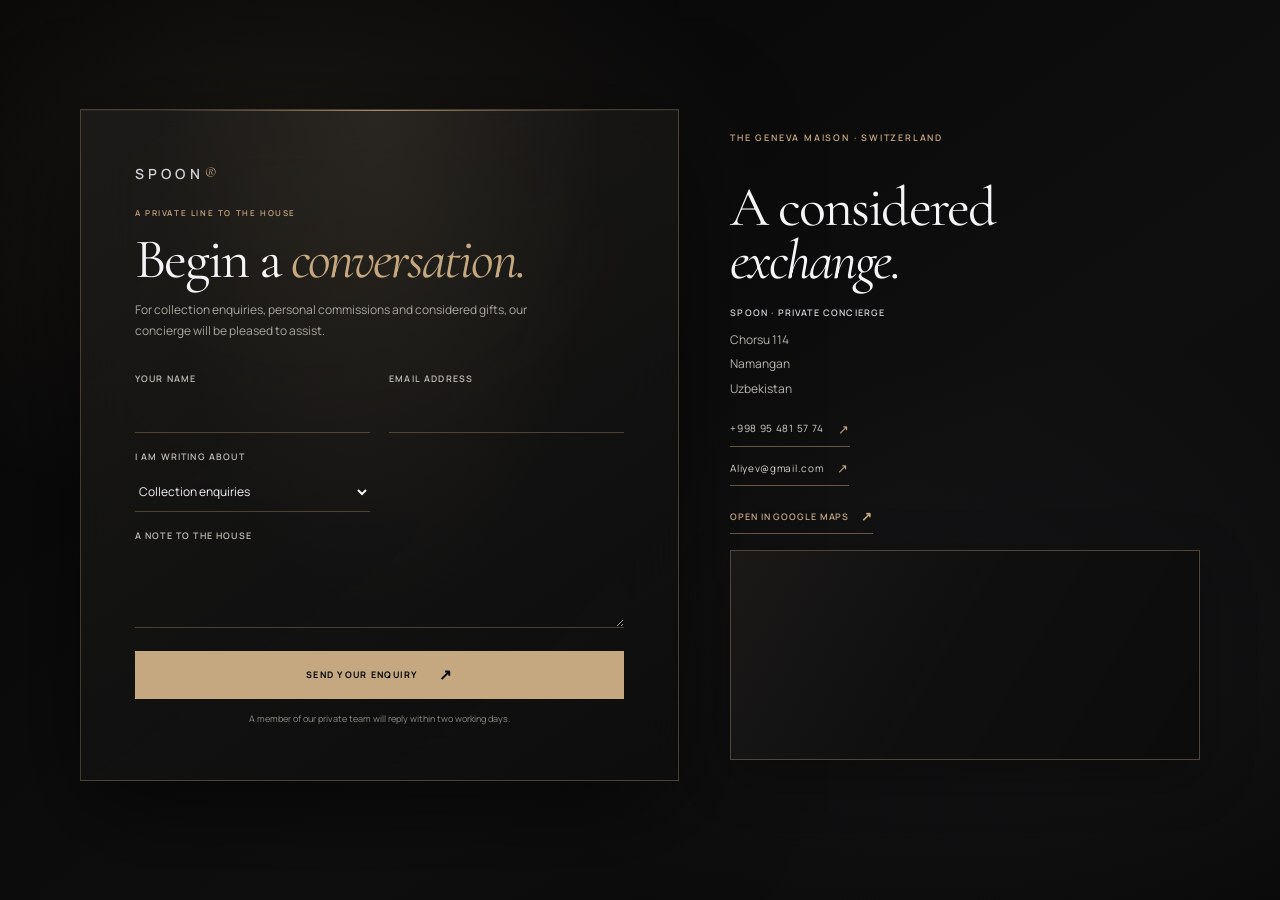
<file: contact.html>
<!DOCTYPE html>
<html lang="en">
  <head>
    <meta charset="utf-8" />
    <meta name="viewport" content="width=device-width, initial-scale=1" />
    <meta name="theme-color" content="#050505" />
    <meta
      name="description"
      content="A private line to the SPOON concierge in Geneva. For collection enquiries, commissions and considered gifts."
    />
    <title>Private — SPOON</title>
    <link rel="icon" href="icon.svg" type="image/svg+xml" />
    <link rel="preconnect" href="https://fonts.googleapis.com" />
    <link rel="preconnect" href="https://fonts.gstatic.com" crossorigin />
    <link
      href="https://fonts.googleapis.com/css2?family=Cormorant+Garamond:ital,wght@0,400;0,500;0,600;1,400;1,500&family=Manrope:wght@400;500;600;700&display=swap"
      rel="stylesheet"
    />
    <link rel="stylesheet" href="style.css" />
    <script src="script.js" defer></script>
  </head>
  <body class="portal-page">
    <main class="portal-layout">
      <form
        class="portal-form"
        action="mailto:concierge@spoon.house"
        method="post"
        enctype="text/plain"
      >
        <div class="portal-heading">
          <a class="brand portal-mark" href="index.html" aria-label="SPOON home"
            >SPOON<span>®</span></a
          >
          <p class="eyebrow">A private line to the house</p>
          <h1>Begin a <em>conversation.</em></h1>
          <p class="portal-intro">
            For collection enquiries, personal commissions and considered gifts,
            our concierge will be pleased to assist.
          </p>
        </div>
        <div class="portal-fields">
          <label for="guest-name"
            >Your name<input
              id="guest-name"
              name="name"
              autocomplete="name"
              required
          /></label>
          <label for="guest-email"
            >Email address<input
              id="guest-email"
              name="email"
              type="email"
              autocomplete="email"
              required
          /></label>
          <label for="inquiry-type"
            >I am writing about<select id="inquiry-type" name="enquiry">
              <option>Collection enquiries</option>
              <option>Personal commission</option>
              <option>A considered gift</option>
              <option>Care and restoration</option>
            </select></label
          >
          <label for="guest-message"
            >A note to the house<textarea
              id="guest-message"
              name="message"
              rows="3"
              required
            ></textarea>
          </label>
        </div>
        <button
          class="button button-primary portal-submit"
          type="submit"
          data-interactive
        >
          Send your enquiry <span>↗</span>
        </button>
        <p class="portal-note">
          A member of our private team will reply within two working days.
        </p>
      </form>

      <aside class="concierge-panel" aria-labelledby="concierge-title">
        <p class="concierge-heading">
          The Geneva maison <span>·</span> Switzerland
        </p>
        <h2 id="concierge-title">A considered<br /><em>exchange.</em></h2>
        <address class="concierge-address">
          <strong>SPOON · Private Concierge</strong>
          <span>Chorsu 114</span>
          <span>Namangan</span>
          <span>Uzbekistan</span>
        </address>
        <a class="liaison" href="tel:+998954815774"
          >+998 95 481 57 74 <span>↗</span></a
        >
        <a class="liaison" href="mailto:Aliyev@gmail.com"
          >Aliyev@gmail.com<span>↗</span></a
        >
        <a
          class="map-link"
          href="https://www.google.com/maps/search/?api=1&amp;query=Chorsu%20114%2C%20Namangan%2C%20Uzbekistan"
          target="_blank"
          rel="noopener noreferrer"
          >Open in Google Maps <span>↗</span></a
        >
        <figure class="map-frame">
          <iframe
            title="Google Maps location of the SPOON Geneva maison"
            src="https://www.google.com/maps?q=Rue%20du%20Rh%C3%B4ne%2014%2C%201204%20Gen%C3%A8ve%2C%20Switzerland&amp;z=16&amp;output=embed"
            loading="lazy"
            referrerpolicy="no-referrer-when-downgrade"
            allowfullscreen
          ></iframe>
        </figure>
      </aside>
    </main>
  </body>
</html>
</file>
<file: style.css>
:root {
  --velvet: #050505;
  --noir: #0d0d0d;
  --panel: #121212;
  --champagne: #c5a880;
  --silver: #d1d1d6;
  --white: #f5f5f7;
  --muted: #898982;
  --line: rgba(209, 209, 214, 0.15);
  --serif: "Cormorant Garamond", Georgia, serif;
  --sans: "Manrope", Arial, sans-serif;
  --gutter: clamp(22px, 4.2vw, 66px);
  --header: 72px;
}

* {
  box-sizing: border-box;
}
html {
  scroll-behavior: smooth;
  scroll-padding-top: calc(var(--header) + 14px);
}
body {
  margin: 0;
  background: var(--velvet);
  color: var(--white);
  font: 13px/1.7 var(--sans);
  -webkit-font-smoothing: antialiased;
}
img {
  display: block;
  width: 100%;
  height: 100%;
  object-fit: cover;
}
a {
  color: inherit;
  text-decoration: none;
}
button,
input,
select,
textarea {
  font: inherit;
}
button,
a {
  -webkit-tap-highlight-color: transparent;
}
::selection {
  background: var(--champagne);
  color: var(--velvet);
}

.site-header {
  position: sticky;
  z-index: 40;
  top: 0;
  display: grid;
  grid-template-columns: 1fr auto 1fr;
  align-items: center;
  height: var(--header);
  padding: 0 var(--gutter);
  border-bottom: 1px solid rgba(209, 209, 214, 0.09);
  background: rgba(5, 5, 5, 0.77);
  backdrop-filter: blur(19px);
  -webkit-backdrop-filter: blur(19px);
  transition: box-shadow 0.3s ease, border-color 0.3s ease;
}
.site-header.is-scrolled {
  border-color: rgba(197, 168, 128, 0.22);
  box-shadow: 0 9px 30px rgba(0, 0, 0, 0.32);
}
.brand {
  color: var(--silver);
  font-size: 16px;
  font-weight: 600;
  letter-spacing: 0.24em;
  line-height: 1;
  white-space: nowrap;
}
.brand sup {
  margin-left: 2px;
  color: var(--champagne);
  font-size: 7px;
  letter-spacing: 0;
  vertical-align: top;
}
.main-nav {
  display: flex;
  align-items: center;
  gap: clamp(22px, 3.5vw, 52px);
}
.main-nav a,
.header-link {
  color: #c3c1bc;
  font-size: 8px;
  letter-spacing: 0.15em;
  text-transform: uppercase;
  transition: color 0.25s ease;
}
.main-nav a:hover,
.header-link:hover {
  color: var(--champagne);
}
.header-link {
  justify-self: end;
  padding: 9px 0;
  border-bottom: 1px solid rgba(197, 168, 128, 0.5);
}
.header-link span {
  margin-left: 13px;
  color: var(--champagne);
}
.section-frame {
  max-width: 1640px;
  margin: 0 auto;
  padding-right: var(--gutter);
  padding-left: var(--gutter);
}
.eyebrow {
  margin: 0;
  color: var(--champagne);
  font-size: 8px;
  font-weight: 600;
  letter-spacing: 0.2em;
  line-height: 1.7;
  text-transform: uppercase;
}
.fine-rule {
  display: inline-block;
  width: 29px;
  height: 1px;
  margin-right: 12px;
  background: var(--champagne);
  vertical-align: middle;
}

.hero {
  display: grid;
  grid-template: 1fr auto / 0.9fr 1.1fr;
  align-items: center;
  gap: 20px 5vw;
  min-height: min(810px, calc(100svh - var(--header)));
  padding-top: 24px;
  padding-bottom: 19px;
  background: radial-gradient(
    ellipse at 77% 48%,
    rgba(54, 48, 39, 0.24),
    transparent 56%
  );
}
.hero-copy {
  align-self: center;
  padding: 20px 0 38px;
}
.hero h1 {
  margin: 30px 0 22px;
  font: 400 clamp(65px, 8vw, 116px) / 0.83 var(--serif);
  letter-spacing: -0.052em;
}
.hero h1 em,
.heritage-copy h2 em,
.collection h2 em,
.craft-copy h2 em,
.final-copy h2 em,
.portal-form h1 em {
  color: var(--champagne);
  font-weight: 400;
}
.hero-description {
  max-width: 365px;
  margin: 0;
  color: #a5a39e;
  font-size: 10px;
  line-height: 2;
}
.hero-copy > .button {
  margin-top: 32px;
}
.button {
  --move-x: 0px;
  --move-y: 0px;
  position: relative;
  isolation: isolate;
  display: inline-flex;
  align-items: center;
  justify-content: space-between;
  gap: 25px;
  min-height: 48px;
  padding: 0 19px;
  overflow: hidden;
  border: 1px solid transparent;
  cursor: pointer;
  transform: translate3d(var(--move-x), var(--move-y), 0);
  transition: transform 0.32s cubic-bezier(0.2, 0.7, 0.2, 1),
    background 0.32s ease, color 0.32s ease, letter-spacing 0.32s ease;
  font-size: 8px;
  font-weight: 700;
  letter-spacing: 0.14em;
  text-transform: uppercase;
}
.button-primary {
  background: var(--champagne);
  color: var(--velvet);
}
.button-primary:hover {
  transform: translate3d(var(--move-x), var(--move-y), 0) scale(1.018);
  background: #d5c1a3;
  letter-spacing: 0.19em;
}
.button > span {
  position: relative;
  z-index: 3;
  font-size: 15px;
  line-height: 1;
}
.button::before {
  position: absolute;
  z-index: 1;
  inset: -30% auto -30% -45%;
  width: 34%;
  transform: translate3d(-140%, 0, 0) skewX(-18deg);
  background: linear-gradient(
    90deg,
    transparent,
    rgba(245, 245, 247, 0.48),
    transparent
  );
  content: "";
  transition: transform 0.78s cubic-bezier(0.2, 0.7, 0.2, 1);
}
.button:hover::before {
  transform: translate3d(520%, 0, 0) skewX(-18deg);
}
.button::after {
  position: absolute;
  z-index: 2;
  top: var(--tap-y, 50%);
  left: var(--tap-x, 50%);
  width: 0;
  height: 0;
  transform: translate3d(-50%, -50%, 0);
  border-radius: 50%;
  background: rgba(245, 245, 247, 0.2);
  content: "";
  pointer-events: none;
}
.button.is-rippling::after {
  animation: ripple 0.66s ease-out forwards;
}
.button:active {
  transform: translate3d(var(--move-x), var(--move-y), 0) scale(0.985);
}
.button.is-focused {
  letter-spacing: 0.18em;
}
.button:focus-visible,
.main-nav a:focus-visible,
.header-link:focus-visible,
.text-link:focus-visible {
  outline: 1px solid var(--champagne);
  outline-offset: 5px;
}
.hero-note {
  display: flex;
  align-items: center;
  gap: 12px;
  margin-top: 38px;
  color: #777670;
  font-size: 7px;
  letter-spacing: 0.13em;
  text-transform: uppercase;
}
.hero-note i {
  width: 27px;
  height: 1px;
  background: var(--champagne);
}
.hero-visual {
  position: relative;
  justify-self: stretch;
  width: 100%;
  height: min(53vw, 480px);
  max-height: 480px;
  min-height: 310px;
  margin: 0;
  overflow: hidden;
  background: var(--noir);
  box-shadow: 0 20px 55px rgba(0, 0, 0, 0.5);
}
.hero-visual img {
  object-position: center 50%;
  filter: brightness(0.84) contrast(1.07) saturate(0.67);
  transition: transform 1s cubic-bezier(0.2, 0.65, 0.2, 1);
}
.hero-visual:hover img {
  transform: scale(1.025);
}
.hero-visual figcaption {
  position: absolute;
  right: 14px;
  bottom: 12px;
  left: 14px;
  display: flex;
  justify-content: space-between;
  color: #dfded9;
  font-size: 7px;
  letter-spacing: 0.14em;
  text-transform: uppercase;
}
.hero-seal {
  position: absolute;
  top: 14px;
  right: 15px;
  color: var(--white);
  font: italic 15px var(--serif);
}
.hero-foot {
  grid-column: 1 / -1;
  display: flex;
  align-items: center;
  justify-content: space-between;
  padding-top: 12px;
  border-top: 1px solid var(--line);
  color: #777670;
  font-size: 7px;
  letter-spacing: 0.13em;
  text-transform: uppercase;
}
.hero-foot a {
  color: #aaa8a1;
}
.hero-foot a span {
  margin-left: 12px;
  color: var(--champagne);
  font-size: 13px;
}

.section-top {
  display: flex;
  align-items: flex-start;
  justify-content: space-between;
}
.chapter {
  display: flex;
  align-items: center;
  gap: 12px;
  color: #a4a19a;
  font-size: 7px;
  letter-spacing: 0.15em;
  text-transform: uppercase;
}
.chapter > span:first-child {
  color: var(--champagne);
}
.chapter i {
  width: 27px;
  height: 1px;
  background: var(--champagne);
}
.section-top > .eyebrow {
  margin-top: 26px;
}
.heritage {
  padding-top: 75px;
  padding-bottom: 80px;
}
.heritage-grid {
  display: grid;
  grid-template-columns: 1.03fr 0.97fr;
  align-items: center;
  gap: 6.5vw;
  margin-top: 28px;
}
.heritage-visual {
  position: relative;
  width: 100%;
  height: min(36vw, 390px);
  max-height: 390px;
  min-height: 280px;
  margin: 0;
  overflow: hidden;
  background: var(--panel);
}
.heritage-visual img,
.interlude-image img,
.product-image img,
.craft-visual img,
.final-image img {
  filter: brightness(0.85) contrast(1.04) saturate(0.68);
  transition: transform 0.9s cubic-bezier(0.2, 0.65, 0.2, 1), filter 0.7s ease;
}
.heritage-visual:hover img,
.interlude-image:hover img,
.product-image:hover img,
.craft-visual:hover img,
.final-image:hover img {
  transform: scale(1.035);
  filter: brightness(0.93) contrast(1.05) saturate(0.85);
}
.heritage-visual figcaption,
.craft-visual figcaption {
  position: absolute;
  bottom: 12px;
  left: 14px;
  color: #e7e5df;
  font-size: 7px;
  letter-spacing: 0.14em;
  text-transform: uppercase;
  text-shadow: 0 1px 5px #000;
}
.heritage-copy {
  max-width: 560px;
  padding: 8px 0;
}
.heritage-copy h2,
.craft-copy h2 {
  margin: 18px 0 20px;
  font: 400 clamp(44px, 5.2vw, 72px) / 0.91 var(--serif);
  letter-spacing: -0.04em;
}
.lead {
  margin: 0 0 15px;
  color: var(--silver);
  font: clamp(19px, 2vw, 26px) / 1.31 var(--serif);
}
.heritage-copy > p:not(.lead),
.craft-copy > p:not(.lead) {
  max-width: 490px;
  color: #999791;
  font-size: 9px;
  line-height: 2;
}
.text-link {
  display: inline-flex;
  align-items: center;
  gap: 23px;
  padding-bottom: 7px;
  border-bottom: 1px solid rgba(197, 168, 128, 0.62);
  color: #dedbd4;
  font-size: 7px;
  font-weight: 600;
  letter-spacing: 0.14em;
  text-transform: uppercase;
}
.text-link span {
  color: var(--champagne);
  font-size: 13px;
  transition: transform 0.25s ease;
}
.text-link:hover span {
  transform: translate3d(3px, -3px, 0);
}
.heritage-copy .text-link,
.craft-copy .text-link {
  margin-top: 12px;
}
.signature {
  display: flex;
  align-items: center;
  gap: 13px;
  margin-top: 28px;
  padding-top: 12px;
  border-top: 1px solid var(--line);
  color: #777670;
}
.signature > span {
  color: var(--champagne);
  font: italic 24px var(--serif);
}
.signature small {
  font-size: 7px;
  letter-spacing: 0.12em;
  text-transform: uppercase;
}

.interlude {
  position: relative;
  display: grid;
  grid-template-columns: 1.1fr 0.9fr;
  min-height: 320px;
  overflow: hidden;
  background: var(--noir);
}
.interlude-image {
  position: relative;
  height: 320px;
  max-height: 320px;
  overflow: hidden;
}
.interlude-image::after {
  position: absolute;
  inset: 0;
  background: linear-gradient(90deg, transparent 55%, var(--noir));
  content: "";
}
.interlude-image img {
  object-position: center 50%;
}
.interlude-copy {
  align-self: center;
  padding: 32px 6vw 34px 3vw;
}
.interlude-copy h2 {
  margin: 19px 0 15px;
  font: 400 clamp(48px, 6vw, 78px) / 0.85 var(--serif);
  letter-spacing: -0.04em;
}
.interlude-copy h2 em {
  color: var(--champagne);
  font-weight: 400;
}
.interlude-copy > p:last-child {
  color: #8d8b85;
  font-size: 9px;
}
.interlude-index {
  position: absolute;
  right: var(--gutter);
  bottom: 13px;
  color: #8b8881;
  font-size: 7px;
  letter-spacing: 0.14em;
}

.collection {
  padding-top: 82px;
  padding-bottom: 80px;
}
.collection-top {
  align-items: flex-end;
  margin-bottom: 29px;
}
.collection-top .eyebrow {
  margin-top: 25px;
}
.collection h2 {
  margin: 10px 0 0;
  font: 400 clamp(39px, 5vw, 68px) / 0.95 var(--serif);
  letter-spacing: -0.04em;
}
.section-intro {
  max-width: 300px;
  margin: 0 0 5px;
  color: #999791;
  font-size: 9px;
  line-height: 1.9;
}
.collection-grid {
  display: grid;
  grid-template-columns: 1.06fr 0.94fr 0.94fr;
  align-items: start;
  gap: 17px;
}
.product {
  min-width: 0;
}
.product-offset {
  margin-top: 43px;
}
.product-image {
  position: relative;
  display: block;
  width: 100%;
  height: clamp(265px, 32vw, 405px);
  max-height: 405px;
  overflow: hidden;
  background: var(--panel);
}
.product-image img {
  object-position: center;
}
.product-index {
  position: absolute;
  top: 12px;
  left: 13px;
  color: var(--white);
  font-size: 7px;
  letter-spacing: 0.14em;
  text-shadow: 0 1px 4px #000;
}
.product-open {
  position: absolute;
  right: 12px;
  bottom: 12px;
  display: grid;
  width: 31px;
  height: 31px;
  place-items: center;
  border: 1px solid rgba(245, 245, 247, 0.56);
  border-radius: 50%;
  color: var(--white);
  font-size: 13px;
  transition: background 0.3s ease, border-color 0.3s ease, color 0.3s ease,
    transform 0.3s ease;
}
.product-image:hover .product-open {
  transform: rotate(45deg);
  border-color: var(--champagne);
  background: var(--champagne);
  color: var(--velvet);
}
.product-meta {
  display: flex;
  justify-content: space-between;
  gap: 8px;
  margin-top: 12px;
  color: #aaa79f;
  font-size: 6px;
  letter-spacing: 0.1em;
  text-transform: uppercase;
}
.product-meta span:first-child {
  color: var(--champagne);
}
.product h3 {
  margin: 7px 0;
  font: 400 29px/1 var(--serif);
}
.product > p {
  max-width: 300px;
  margin: 0;
  color: #8f8d87;
  font-size: 8px;
  line-height: 1.85;
}
.collection-footer {
  display: flex;
  align-items: center;
  justify-content: space-between;
  gap: 15px;
  margin-top: 35px;
  padding-top: 11px;
  border-top: 1px solid var(--line);
  color: #777670;
  font-size: 7px;
  letter-spacing: 0.1em;
}

.craft {
  padding-top: 70px;
  padding-bottom: 76px;
  border-top: 1px solid var(--line);
}
.craft-grid {
  display: grid;
  grid-template-columns: 0.95fr 1.05fr;
  align-items: center;
  gap: 7vw;
  margin-top: 23px;
}
.craft-copy h2 {
  margin: 14px 0 17px;
}
.craft-visual {
  position: relative;
  height: min(34vw, 365px);
  max-height: 365px;
  min-height: 270px;
  margin: 0;
  overflow: hidden;
  background: var(--panel);
}
.craft-values {
  display: grid;
  grid-template-columns: repeat(3, 1fr);
  gap: 20px;
  margin-top: 38px;
  padding-top: 13px;
  border-top: 1px solid var(--line);
}
.craft-values > div {
  display: grid;
  grid-template-columns: 25px 1fr;
  align-items: baseline;
  column-gap: 8px;
}
.craft-values span {
  grid-row: span 2;
  color: var(--champagne);
  font-size: 7px;
}
.craft-values strong {
  color: var(--silver);
  font: 400 18px var(--serif);
}
.craft-values small {
  color: #828079;
  font-size: 7px;
}
.final-note {
  position: relative;
  display: grid;
  grid-template-columns: 1fr 1fr;
  align-items: center;
  gap: 6vw;
  min-height: 340px;
  padding: 28px var(--gutter);
  overflow: hidden;
  border-top: 1px solid rgba(197, 168, 128, 0.16);
  background: var(--noir);
}
.final-image {
  width: 100%;
  height: min(28vw, 290px);
  max-height: 290px;
  min-height: 230px;
  margin: 0;
  overflow: hidden;
  background: var(--panel);
}
.final-copy {
  padding: 20px 0;
}
.final-copy h2 {
  margin: 17px 0 0;
  font: 400 clamp(45px, 5.8vw, 76px) / 0.88 var(--serif);
  letter-spacing: -0.045em;
}
.final-copy .button {
  margin-top: 26px;
}
.final-index {
  position: absolute;
  right: var(--gutter);
  bottom: 11px;
  color: #777670;
  font-size: 6px;
  letter-spacing: 0.15em;
}

.site-footer {
  position: relative;
  isolation: isolate;
  margin-top: 0;
  padding: 35px var(--gutter) 17px;
  overflow: hidden;
  border-top: 1px solid rgba(197, 168, 128, 0.24);
  background: radial-gradient(
      ellipse at 72% 0,
      rgba(197, 168, 128, 0.09),
      transparent 43%
    ),
    #080808;
}
.footer-inner {
  position: relative;
  z-index: 1;
  width: min(100%, 1640px);
  margin: 0 auto;
}
.footer-watermark {
  position: absolute;
  z-index: 0;
  right: -0.025em;
  bottom: -0.27em;
  color: rgba(209, 209, 214, 0.035);
  font: 500 clamp(150px, 22vw, 330px) / 0.8 var(--sans);
  letter-spacing: 0.13em;
  white-space: nowrap;
  pointer-events: none;
}
.footer-topline {
  display: flex;
  justify-content: space-between;
  gap: 18px;
  padding-bottom: 13px;
  border-bottom: 1px solid var(--line);
  color: #85827b;
  font-size: 8px;
  letter-spacing: 0.17em;
}
.footer-main {
  display: grid;
  grid-template-columns: 1.15fr 0.65fr 1fr 1.1fr;
  gap: clamp(22px, 4vw, 58px);
  padding: 27px 0 30px;
}
.footer-brand-block .footer-brand {
  display: inline-block;
  color: #b4b0a7;
  font-size: 23px;
  letter-spacing: 0.3em;
}
.footer-brand sup {
  color: var(--champagne);
}
.footer-brand-block p {
  margin: 17px 0 0;
  color: #aaa79f;
  font: italic 20px/1.32 var(--serif);
}
.footer-column {
  display: flex;
  flex-direction: column;
  align-items: flex-start;
  gap: 10px;
  padding-top: 5px;
}
.footer-column .eyebrow {
  margin-bottom: 4px;
  color: #85827b;
  font-size: 8px;
}
.footer-column a {
  color: #c5c2bb;
  font-size: 10px;
  letter-spacing: 0.03em;
  transition: color 0.25s ease;
}
.footer-column a:hover {
  color: var(--champagne);
}
.footer-offices {
  margin: 0;
}
.footer-offices > span:last-child {
  color: #e0ddd6;
  font-size: 10px;
  letter-spacing: 0.1em;
  text-transform: uppercase;
  white-space: nowrap;
}
.footer-offices i {
  padding: 0 5px;
  color: var(--champagne);
  font-style: normal;
}
.footer-column a b {
  margin-left: 7px;
  color: var(--champagne);
  font-size: 13px;
  font-weight: 400;
}
.footer-bottom {
  display: flex;
  justify-content: space-between;
  gap: 18px;
  padding-top: 13px;
  border-top: 1px solid var(--line);
  color: #85827b;
  font-size: 8px;
  letter-spacing: 0.13em;
}
.footer-bottom a {
  color: #c5c2bb;
  transition: color 0.25s ease;
}
.footer-bottom a:hover {
  color: var(--champagne);
}

.preloader {
  position: fixed;
  z-index: 1000;
  inset: 0;
  display: grid;
  overflow: hidden;
  place-items: center;
  background: var(--velvet);
  opacity: 1;
  visibility: visible;
  transform: translate3d(0, 0, 0);
  will-change: transform, opacity;
  transition: transform 1.05s cubic-bezier(0.76, 0, 0.24, 1),
    opacity 0.7s 0.18s ease, visibility 0s 1.05s;
}
.preloader-core {
  position: relative;
  z-index: 1;
  display: flex;
  flex-direction: column;
  align-items: center;
  gap: 15px;
  transform: translate3d(0, 0, 0);
  transition: opacity 0.28s 0.1s ease, transform 0.42s 0.1s ease;
}
.loader-spoon {
  position: relative;
  z-index: 1;
  width: clamp(54px, 8vw, 88px);
  height: clamp(170px, 27vh, 228px);
  overflow: visible;
  filter: drop-shadow(0 5px 18px rgba(197, 168, 128, 0.2));
}
.spoon-fill {
  fill: url(#spoon-metal);
  opacity: 0;
  animation: spoon-fill-in 0.55s 0.91s ease forwards;
}
.spoon-silhouette {
  fill: none;
  stroke: url(#spoon-metal);
  stroke-width: 1.8;
  stroke-linecap: round;
  stroke-linejoin: round;
  stroke-dasharray: 900;
  stroke-dashoffset: 900;
  transform-origin: center;
  animation: spoon-draw 1.17s 0.04s cubic-bezier(0.24, 0.7, 0.2, 1) forwards,
    spoon-rise 1.17s 0.04s cubic-bezier(0.18, 0.7, 0.2, 1) both;
}
.preloader-word {
  position: absolute;
  z-index: 0;
  top: 38%;
  left: 50%;
  display: flex;
  gap: 0.03em;
  color: var(--white);
  font: 500 11px var(--sans);
  letter-spacing: 0.04em;
  white-space: nowrap;
  transform: translate3d(-50%, -50%, 0);
  animation: word-track 0.88s 1.2s cubic-bezier(0.2, 0.7, 0.2, 1) forwards;
}
.preloader-word i {
  opacity: 0;
  font-style: normal;
  animation: letter-arrive 0.62s cubic-bezier(0.2, 0.7, 0.2, 1) forwards;
}
.preloader-word i:nth-child(1) {
  animation-delay: 1.22s;
}
.preloader-word i:nth-child(2) {
  animation-delay: 1.34s;
}
.preloader-word i:nth-child(3) {
  animation-delay: 1.46s;
}
.preloader-word i:nth-child(4) {
  animation-delay: 1.58s;
}
.preloader-word i:nth-child(5) {
  animation-delay: 1.7s;
}
.preloader-caption {
  opacity: 0;
  color: #777670;
  font-size: 5px;
  letter-spacing: 0.19em;
  text-transform: uppercase;
  animation: caption-arrive 0.5s 1.8s ease forwards;
}
body.is-loading {
  overflow: hidden;
}
body.is-ready .preloader {
  transform: translate3d(0, -100%, 0);
  opacity: 0;
  visibility: hidden;
  pointer-events: none;
}
body.is-ready .preloader-core {
  transform: translate3d(0, -8px, 0);
  opacity: 0;
}
body.is-loading .hero-copy,
body.is-loading .hero-visual {
  transform: translate3d(0, 14px, 0);
  opacity: 0;
}
body.is-ready .hero-copy {
  animation: hero-copy-arrive 0.85s 0.13s cubic-bezier(0.2, 0.7, 0.2, 1) both;
}
body.is-ready .hero-visual {
  transform: translate3d(0, 0, 0);
  opacity: 1;
  transition: opacity 0.8s 0.16s ease,
    transform 0.9s 0.16s cubic-bezier(0.2, 0.7, 0.2, 1);
}
.reveal {
  transform: translate3d(0, 18px, 0);
  opacity: 0;
  will-change: transform, opacity;
  transition: opacity 0.78s cubic-bezier(0.2, 0.65, 0.2, 1),
    transform 0.78s cubic-bezier(0.2, 0.65, 0.2, 1);
}
.reveal.is-visible {
  transform: translate3d(0, 0, 0);
  opacity: 1;
}

.portal-page {
  display: flex;
  min-height: 100svh;
  flex-direction: column;
  justify-content: center;
  gap: 20px;
  padding: 38px var(--gutter);
  background: radial-gradient(
      ellipse at 21% 20%,
      rgba(197, 168, 128, 0.1),
      transparent 34%
    ),
    radial-gradient(
      ellipse at 86% 78%,
      rgba(102, 102, 115, 0.09),
      transparent 36%
    ),
    linear-gradient(145deg, #050505, #0f0f10 62%, #070707);
}
.portal-layout {
  display: grid;
  flex: 1;
  grid-template-columns: minmax(0, 1.02fr) minmax(290px, 0.8fr);
  align-content: center;
  align-items: stretch;
  gap: clamp(26px, 4vw, 58px);
  width: min(100%, 1120px);
  align-self: center;
  padding: 10px 0 20px;
}
.portal-form {
  position: relative;
  overflow: hidden;
  padding: clamp(30px, 4.2vw, 54px);
  border: 1px solid rgba(197, 168, 128, 0.3);
  background: linear-gradient(
    145deg,
    rgba(31, 30, 28, 0.75),
    rgba(12, 12, 12, 0.62)
  );
  box-shadow: 0 30px 100px rgba(0, 0, 0, 0.56),
    inset 0 1px rgba(245, 245, 247, 0.05);
  backdrop-filter: blur(30px) saturate(125%);
  -webkit-backdrop-filter: blur(30px) saturate(125%);
  animation: portal-arrive 0.9s cubic-bezier(0.2, 0.7, 0.2, 1) both;
}
.portal-form::before {
  position: absolute;
  z-index: 0;
  inset: 0;
  background: radial-gradient(
    ellipse at 50% 0,
    rgba(197, 168, 128, 0.09),
    transparent 53%
  );
  content: "";
  pointer-events: none;
}
.portal-form::after {
  position: absolute;
  z-index: 2;
  top: 0;
  right: 13%;
  left: 13%;
  height: 1px;
  background: linear-gradient(
    90deg,
    transparent,
    rgba(197, 168, 128, 0.75),
    transparent
  );
  content: "";
}
.portal-form > * {
  position: relative;
  z-index: 1;
}
.portal-heading {
  text-align: center;
}
.portal-mark {
  display: block;
  margin-bottom: 24px;
  color: var(--silver);
  font-size: 14px;
  font-weight: 600;
  letter-spacing: 0.3em;
}
.portal-mark span {
  color: var(--champagne);
  font: italic 16px var(--serif);
  letter-spacing: 0;
}
.portal-heading h1 {
  margin: 15px 0 14px;
  font: 400 clamp(40px, 6vw, 56px) / 0.9 var(--serif);
  letter-spacing: -0.035em;
}
.portal-heading h1 em {
  color: var(--champagne);
  font-weight: 400;
}
.portal-intro {
  max-width: 365px;
  margin: 0 auto;
  color: #aaa7a0;
  font-size: 12px;
  line-height: 1.8;
}
.portal-fields {
  display: grid;
  gap: 17px;
  margin-top: 29px;
}
.portal-fields label {
  display: grid;
  gap: 7px;
  color: #c1beb7;
  font-size: 9px;
  font-weight: 600;
  letter-spacing: 0.13em;
  text-transform: uppercase;
}
.portal-fields input,
.portal-fields select,
.portal-fields textarea {
  width: 100%;
  min-width: 0;
  min-height: 40px;
  padding: 8px 0;
  border: 0;
  border-bottom: 1px solid rgba(197, 168, 128, 0.32);
  border-radius: 0;
  outline: 0;
  background: transparent;
  color: var(--white);
  font-size: 12px;
  font-weight: 400;
  letter-spacing: normal;
  text-transform: none;
  resize: vertical;
  transition: border-color 0.25s ease;
}
.portal-fields input:focus,
.portal-fields select:focus,
.portal-fields textarea:focus {
  border-color: var(--champagne);
}
.portal-fields select option {
  background: var(--noir);
  color: var(--white);
}
.portal-submit {
  width: 100%;
  justify-content: center;
  gap: 20px;
  margin-top: 23px;
  font-size: 9px;
}
.portal-note {
  margin: 12px 0 0;
  color: #8d8a83;
  font-size: 9px;
  text-align: center;
}
.portal-heading {
  text-align: left;
}
.portal-mark {
  margin-bottom: 22px;
}
.portal-intro {
  max-width: 420px;
  margin: 0;
}
.portal-fields {
  grid-template-columns: 1fr 1fr;
  gap: 16px 19px;
}
.portal-fields label:last-child {
  grid-column: 1 / -1;
}
.portal-fields textarea {
  min-height: 74px;
}
.concierge-panel {
  display: flex;
  flex-direction: column;
  justify-content: center;
  min-width: 0;
  padding: 12px 0;
  animation: portal-arrive 0.9s 0.13s cubic-bezier(0.2, 0.7, 0.2, 1) both;
}
.concierge-heading {
  margin: 0 0 24px;
  color: var(--champagne);
  font-size: 9px;
  font-weight: 600;
  letter-spacing: 0.2em;
  text-transform: uppercase;
}
.concierge-panel h2 {
  margin: 12px 0 18px;
  color: var(--white);
  font: 400 clamp(36px, 4.4vw, 56px) / 0.95 var(--serif);
  letter-spacing: -0.035em;
}
.concierge-address {
  display: grid;
  gap: 4px;
  margin: 0;
  color: #b7b4ad;
  font-size: 12px;
  line-height: 1.7;
  font-style: normal;
}
.concierge-address strong {
  margin-bottom: 5px;
  color: var(--silver);
  font-size: 9px;
  font-weight: 600;
  letter-spacing: 0.13em;
  text-transform: uppercase;
}
.liaison {
  display: inline-flex;
  align-self: flex-start;
  align-items: center;
  gap: 14px;
  margin-top: 19px;
  padding-bottom: 6px;
  border-bottom: 1px solid rgba(197, 168, 128, 0.48);
  color: #d6d2c9;
  font-size: 10px;
  letter-spacing: 0.07em;
}
.liaison + .liaison {
  margin-top: 10px;
}
.liaison span {
  color: var(--champagne);
  font-size: 13px;
  transition: transform 0.25s ease;
}
.liaison:hover span {
  transform: translate3d(3px, -3px, 0);
}
.map-link {
  display: inline-flex;
  align-items: center;
  gap: 12px;
  align-self: flex-start;
  margin-top: 19px;
  padding-bottom: 6px;
  border-bottom: 1px solid rgba(197, 168, 128, 0.48);
  color: var(--champagne);
  font-size: 9px;
  font-weight: 600;
  letter-spacing: 0.1em;
  text-transform: uppercase;
}
.map-link span {
  font-size: 13px;
  transition: transform 0.25s ease;
}
.map-link:hover span {
  transform: translate3d(3px, -3px, 0);
}
.map-frame {
  position: relative;
  height: 210px;
  max-height: 25vh;
  min-height: 160px;
  margin: 16px 0 0;
  overflow: hidden;
  border: 1px solid rgba(197, 168, 128, 0.35);
  background: #101011;
  box-shadow: 0 16px 50px rgba(0, 0, 0, 0.3);
}
.map-frame::after {
  position: absolute;
  inset: 0;
  background: linear-gradient(
    120deg,
    rgba(197, 168, 128, 0.06),
    transparent 46%,
    rgba(0, 0, 0, 0.23)
  );
  content: "";
  pointer-events: none;
}
.map-frame iframe {
  display: block;
  width: 100%;
  height: 100%;
  border: 0;
  filter: grayscale(0.88) contrast(1.08) brightness(0.83);
}

@keyframes spoon-rise {
  0% {
    transform: translate3d(0, 27px, 0) scale(0.9);
    opacity: 0;
  }
  56% {
    opacity: 1;
  }
  100% {
    transform: translate3d(0, 0, 0) scale(1);
    opacity: 1;
  }
}
@keyframes spoon-draw {
  to {
    stroke-dashoffset: 0;
  }
}
@keyframes spoon-fill-in {
  to {
    opacity: 0.24;
  }
}
@keyframes word-track {
  to {
    gap: 0.31em;
    letter-spacing: 0.12em;
  }
}
@keyframes letter-arrive {
  from {
    transform: translate3d(0, 7px, 0);
    opacity: 0;
  }
  to {
    transform: translate3d(0, 0, 0);
    opacity: 1;
  }
}
@keyframes caption-arrive {
  to {
    opacity: 1;
  }
}
@keyframes hero-copy-arrive {
  from {
    transform: translate3d(0, 20px, 0);
    opacity: 0;
  }
  to {
    transform: translate3d(0, 0, 0);
    opacity: 1;
  }
}
@keyframes ripple {
  to {
    width: 210px;
    height: 210px;
    opacity: 0;
  }
}
@keyframes portal-arrive {
  from {
    transform: translate3d(0, 14px, 0);
    opacity: 0;
  }
  to {
    transform: translate3d(0, 0, 0);
    opacity: 1;
  }
}

@media (max-width: 900px) {
  :root {
    --header: 68px;
  }
  .main-nav {
    gap: 20px;
  }
  .main-nav a,
  .header-link {
    font-size: 7px;
  }
  .hero {
    grid-template-columns: 0.9fr 1.1fr;
    gap: 18px 3.5vw;
  }
  .hero h1 {
    font-size: clamp(62px, 8.4vw, 92px);
  }
  .heritage-grid,
  .craft-grid {
    gap: 4.5vw;
  }
  .collection-grid {
    gap: 13px;
  }
  .product-meta {
    flex-direction: column;
    gap: 3px;
  }
  .product-offset {
    margin-top: 30px;
  }
  .footer-main {
    grid-template-columns: 1fr 1fr;
    gap: 28px 30px;
  }
  .footer-brand-block {
    grid-column: 1 / -1;
  }
  .footer-offices > span:last-child {
    white-space: normal;
  }
  .portal-layout {
    grid-template-columns: minmax(0, 1.04fr) minmax(250px, 0.8fr);
    gap: 26px;
  }
  .portal-fields {
    gap: 14px;
  }
}

@media (max-width: 650px) {
  :root {
    --header: 92px;
    --gutter: 20px;
  }
  .site-header {
    grid-template: 44px 36px / 1fr auto;
    height: var(--header);
    padding: 4px var(--gutter) 6px;
  }
  .brand {
    font-size: 15px;
  }
  .header-link {
    padding: 6px 0;
    font-size: 6px;
  }
  .main-nav {
    grid-column: 1 / -1;
    grid-row: 2;
    justify-content: space-between;
    gap: 13px;
    width: 100%;
  }
  .main-nav a {
    font-size: 6px;
    letter-spacing: 0.11em;
  }
  .hero {
    grid-template: auto auto auto / 1fr;
    gap: 17px;
    min-height: 0;
    padding-top: 20px;
    padding-bottom: 15px;
  }
  .hero-copy {
    padding: 18px 0 0;
  }
  .hero h1 {
    margin: 22px 0 15px;
    font-size: clamp(60px, 15vw, 84px);
  }
  .hero-description {
    max-width: 340px;
    font-size: 9px;
  }
  .hero-copy > .button {
    margin-top: 23px;
  }
  .hero-note {
    margin-top: 22px;
  }
  .hero-visual {
    height: min(70vw, 350px);
    min-height: 245px;
  }
  .hero-foot {
    gap: 10px;
    font-size: 6px;
  }
  .hero-foot > span {
    display: none;
  }
  .hero-foot a {
    margin-right: auto;
  }
  .heritage {
    padding-top: 57px;
    padding-bottom: 58px;
  }
  .section-top > .eyebrow {
    margin-top: 24px;
    font-size: 6px;
  }
  .heritage-grid {
    grid-template-columns: 1fr;
    gap: 24px;
    margin-top: 21px;
  }
  .heritage-visual {
    height: min(70vw, 340px);
    min-height: 240px;
  }
  .heritage-copy h2,
  .craft-copy h2 {
    font-size: 53px;
  }
  .lead {
    font-size: 20px;
  }
  .heritage-copy > p:not(.lead),
  .craft-copy > p:not(.lead) {
    font-size: 8px;
  }
  .signature {
    margin-top: 22px;
  }
  .interlude {
    grid-template-columns: 1fr;
    min-height: 0;
  }
  .interlude-image {
    height: min(62vw, 270px);
    min-height: 210px;
  }
  .interlude-image::after {
    background: linear-gradient(0deg, var(--noir), transparent 50%);
  }
  .interlude-copy {
    margin-top: -2px;
    padding: 0 var(--gutter) 37px;
  }
  .interlude-copy h2 {
    margin: 13px 0;
    font-size: 62px;
  }
  .interlude-index {
    bottom: 12px;
  }
  .collection {
    padding-top: 59px;
    padding-bottom: 58px;
  }
  .collection-top {
    display: block;
    margin-bottom: 23px;
  }
  .collection-top .eyebrow {
    margin-top: 22px;
  }
  .collection h2 {
    font-size: 46px;
  }
  .section-intro {
    margin: 14px 0 0;
    font-size: 8px;
  }
  .collection-grid {
    grid-template-columns: 1fr 1fr;
    gap: 23px 11px;
  }
  .product:first-child {
    grid-column: 1 / -1;
    width: 86%;
  }
  .product-offset {
    margin-top: 25px;
  }
  .product-image {
    height: clamp(220px, 65vw, 330px);
  }
  .product-meta {
    font-size: 5px;
  }
  .product h3 {
    font-size: 26px;
  }
  .product > p {
    font-size: 7px;
  }
  .collection-footer {
    margin-top: 27px;
    font-size: 6px;
  }
  .collection-footer .text-link {
    gap: 8px;
    font-size: 6px;
    white-space: nowrap;
  }
  .craft {
    padding-top: 57px;
    padding-bottom: 60px;
  }
  .craft-grid {
    grid-template-columns: 1fr;
    gap: 23px;
    margin-top: 19px;
  }
  .craft-visual {
    height: min(68vw, 330px);
    min-height: 235px;
  }
  .craft-values {
    grid-template-columns: 1fr;
    gap: 10px;
    margin-top: 25px;
  }
  .craft-values strong {
    font-size: 17px;
  }
  .final-note {
    grid-template-columns: 1fr;
    gap: 20px;
    padding-top: 23px;
    padding-bottom: 35px;
  }
  .final-image {
    height: min(62vw, 260px);
    min-height: 210px;
  }
  .final-copy {
    padding: 0;
  }
  .final-copy h2 {
    margin-top: 12px;
    font-size: 58px;
  }
  .final-copy .button {
    margin-top: 19px;
  }
  .final-index {
    bottom: 10px;
    font-size: 5px;
  }
  .site-footer {
    padding: 27px var(--gutter) 15px;
  }
  .footer-watermark {
    right: -0.08em;
    bottom: -0.05em;
    font-size: 38vw;
  }
  .footer-topline {
    flex-direction: column;
    gap: 3px;
    font-size: 7px;
  }
  .footer-main {
    grid-template-columns: 1fr 1fr;
    gap: 22px 17px;
    padding: 23px 0;
  }
  .footer-brand-block {
    grid-column: 1 / -1;
  }
  .footer-brand-block .footer-brand {
    font-size: 21px;
  }
  .footer-brand-block p {
    margin-top: 10px;
    font-size: 18px;
  }
  .footer-column {
    gap: 8px;
  }
  .footer-column .eyebrow {
    font-size: 7px;
  }
  .footer-column a,
  .footer-offices > span:last-child {
    font-size: 9px;
  }
  .footer-offices > span:last-child {
    white-space: normal;
  }
  .footer-bottom {
    flex-wrap: wrap;
    justify-content: space-between;
    gap: 9px 16px;
    font-size: 7px;
  }
  .footer-bottom > span:nth-child(2) {
    display: none;
  }
  .portal-page {
    padding: 24px 14px;
  }
  .portal-layout {
    grid-template-columns: 1fr;
    gap: 30px;
    width: min(100%, 520px);
  }
  .portal-form {
    padding: 27px 21px;
  }
  .portal-heading {
    text-align: center;
  }
  .portal-heading h1 {
    font-size: 45px;
  }
  .portal-intro {
    margin: 0 auto;
  }
  .portal-fields {
    gap: 14px;
    margin-top: 23px;
  }
  .concierge-panel {
    padding: 2px 4px;
  }
  .concierge-panel h2 {
    font-size: 44px;
  }
  .map-frame {
    height: 185px;
    max-height: none;
    margin-top: 22px;
  }
}

@media (prefers-reduced-motion: reduce) {
  *,
  *::before,
  *::after {
    scroll-behavior: auto !important;
    animation-duration: 0.01ms !important;
    animation-iteration-count: 1 !important;
    transition-duration: 0.01ms !important;
  }
  .reveal {
    transform: none;
    opacity: 1;
  }
}
</file>
